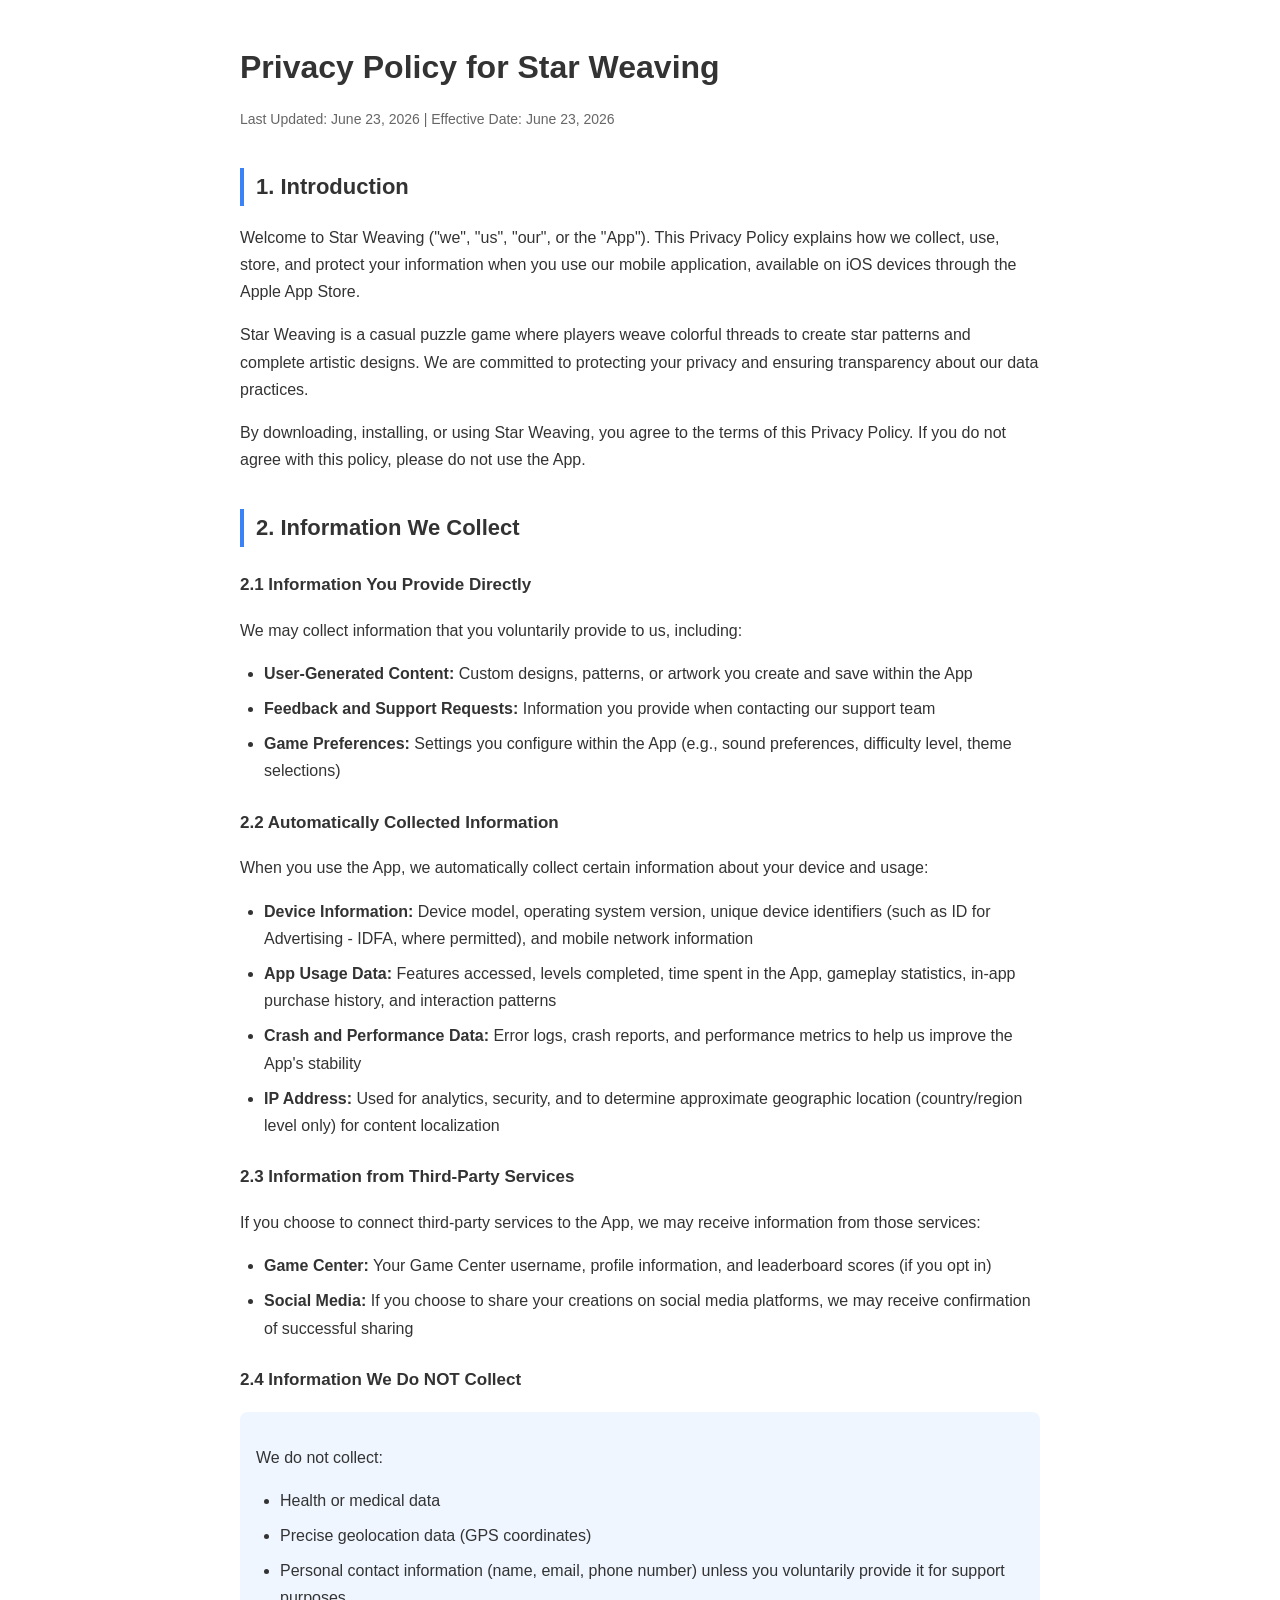
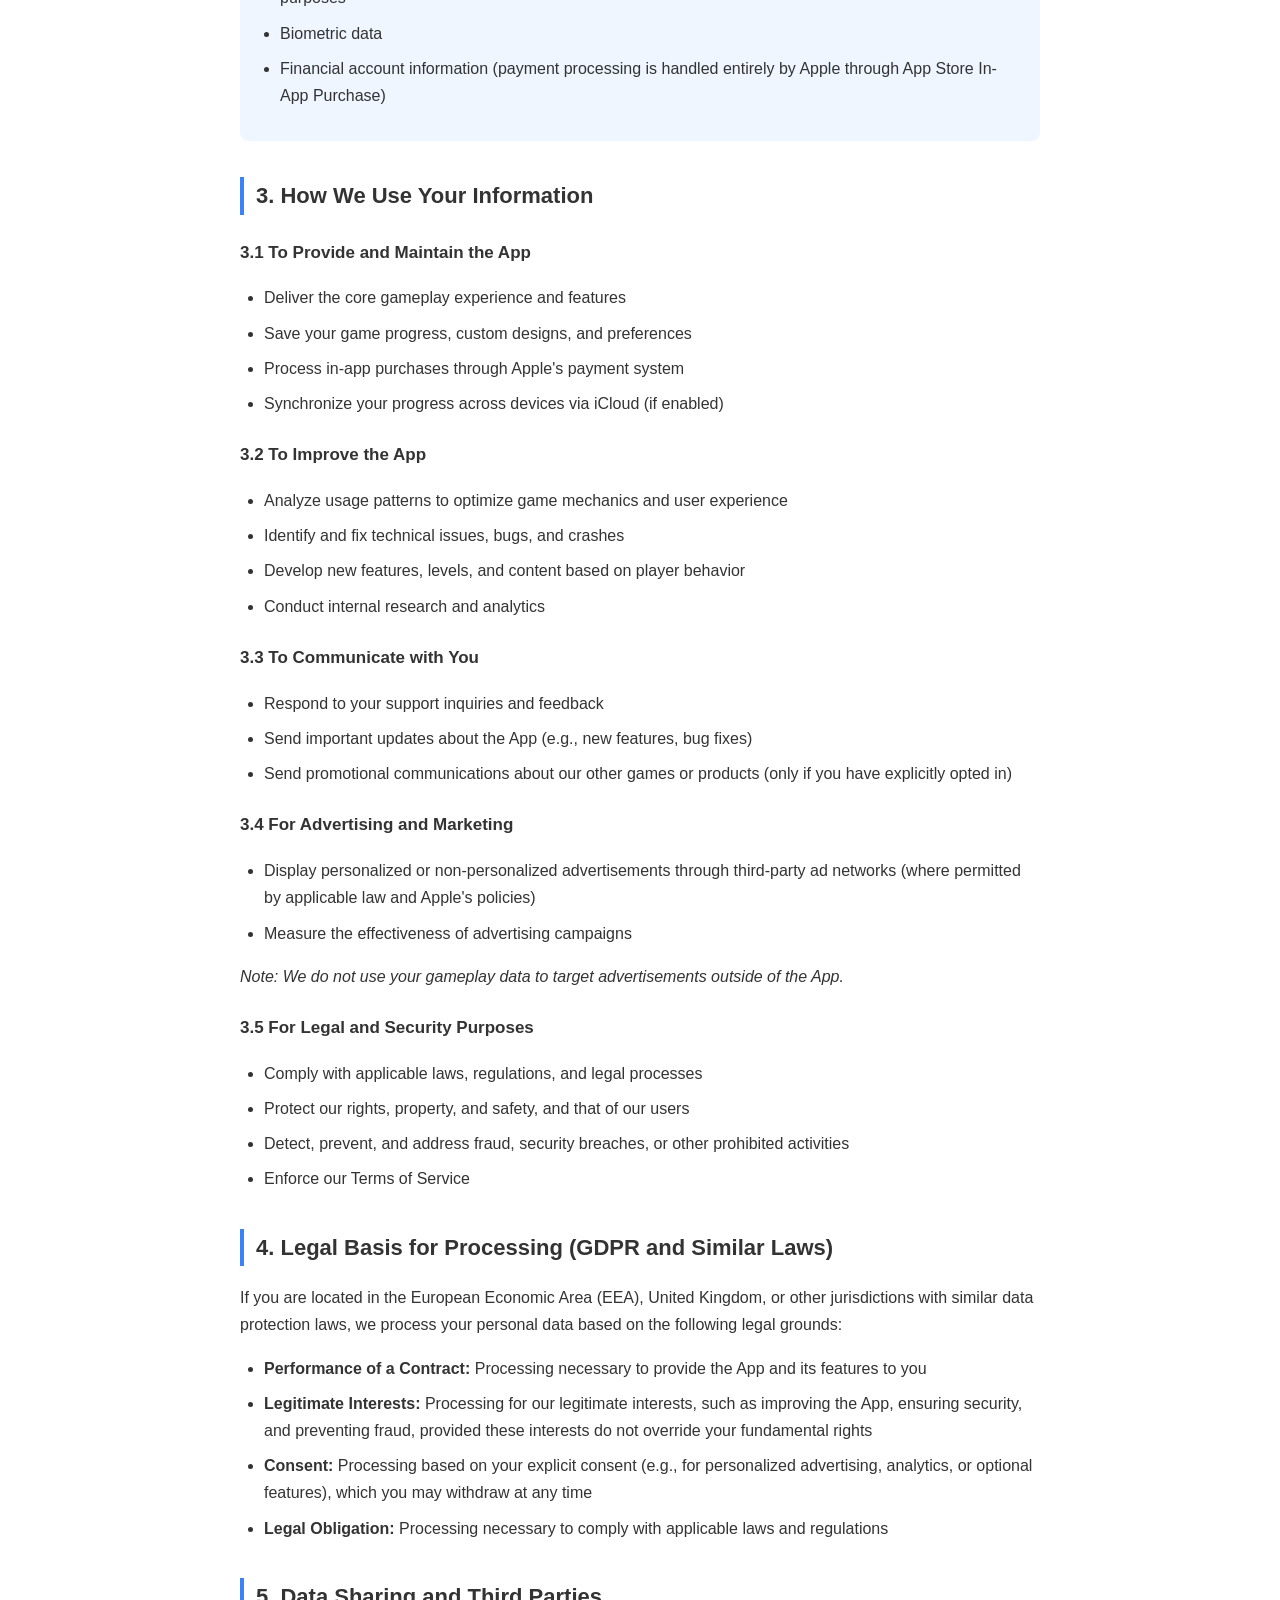
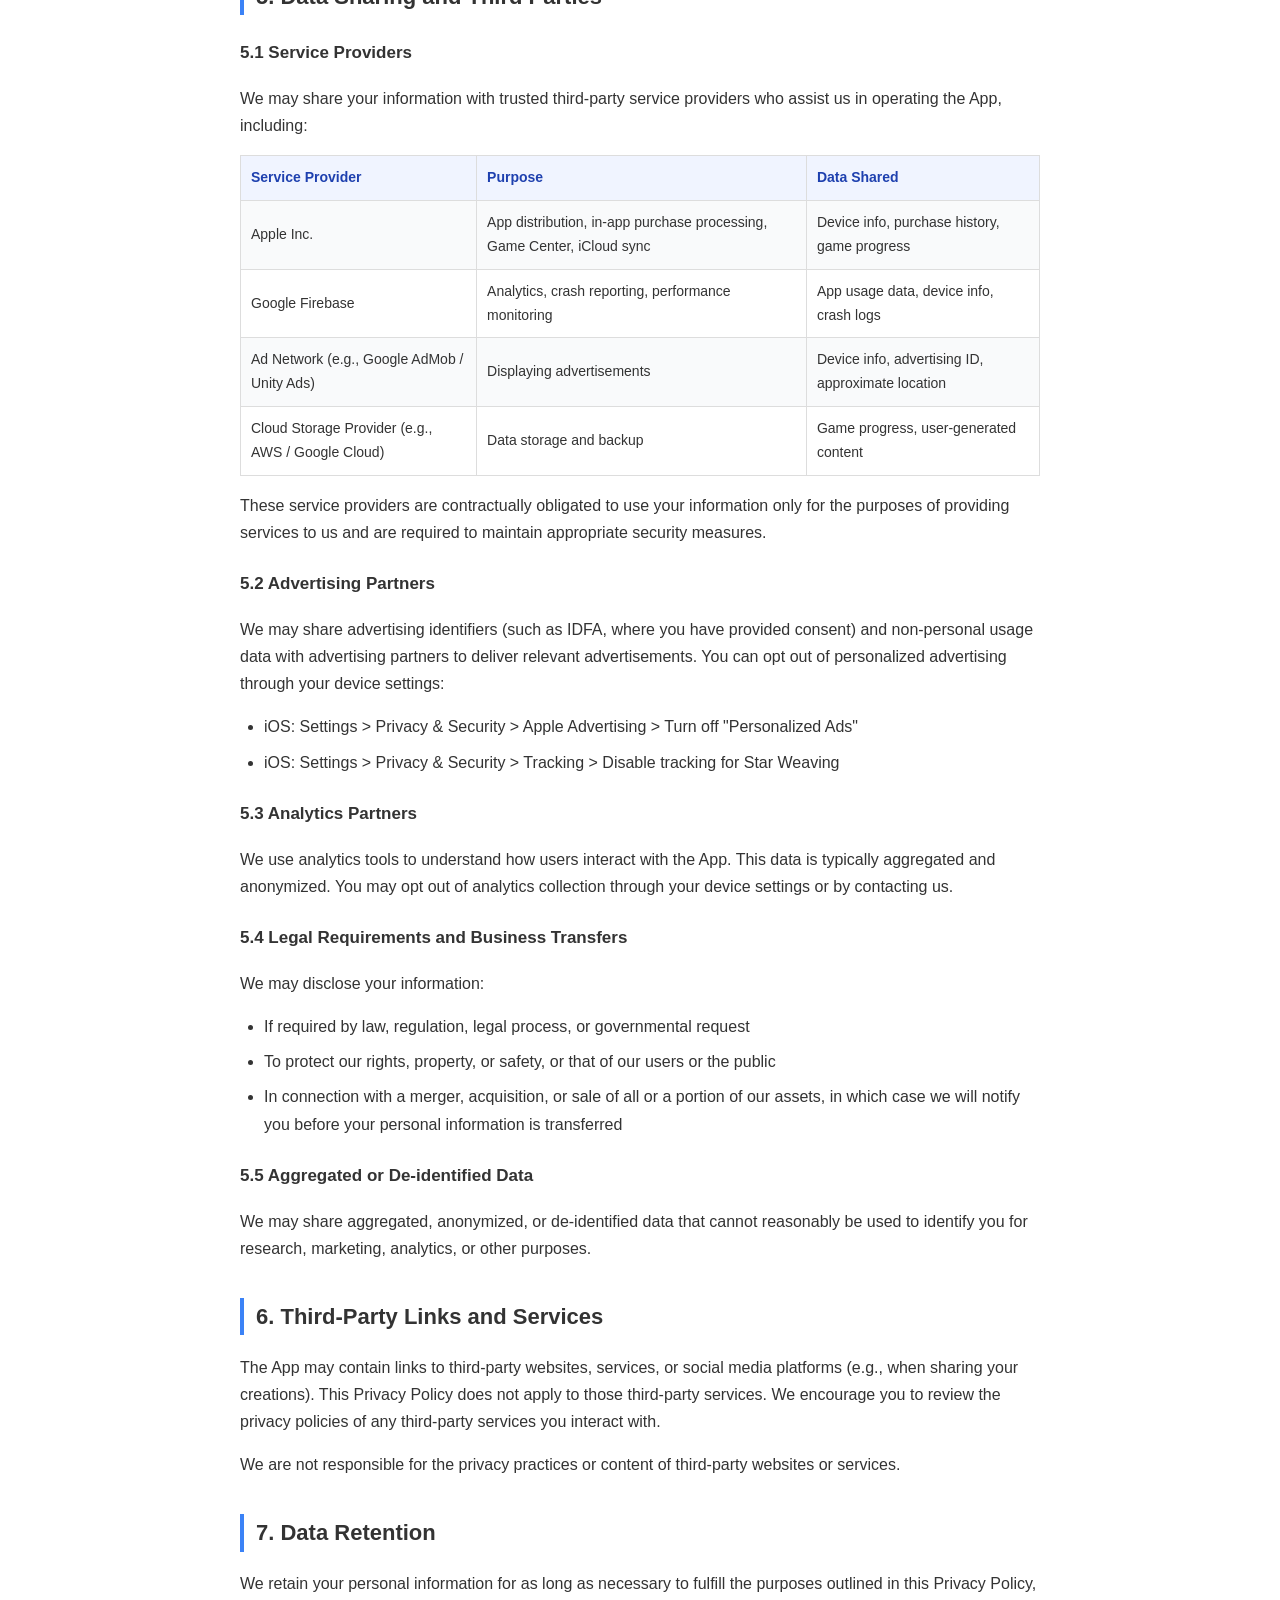
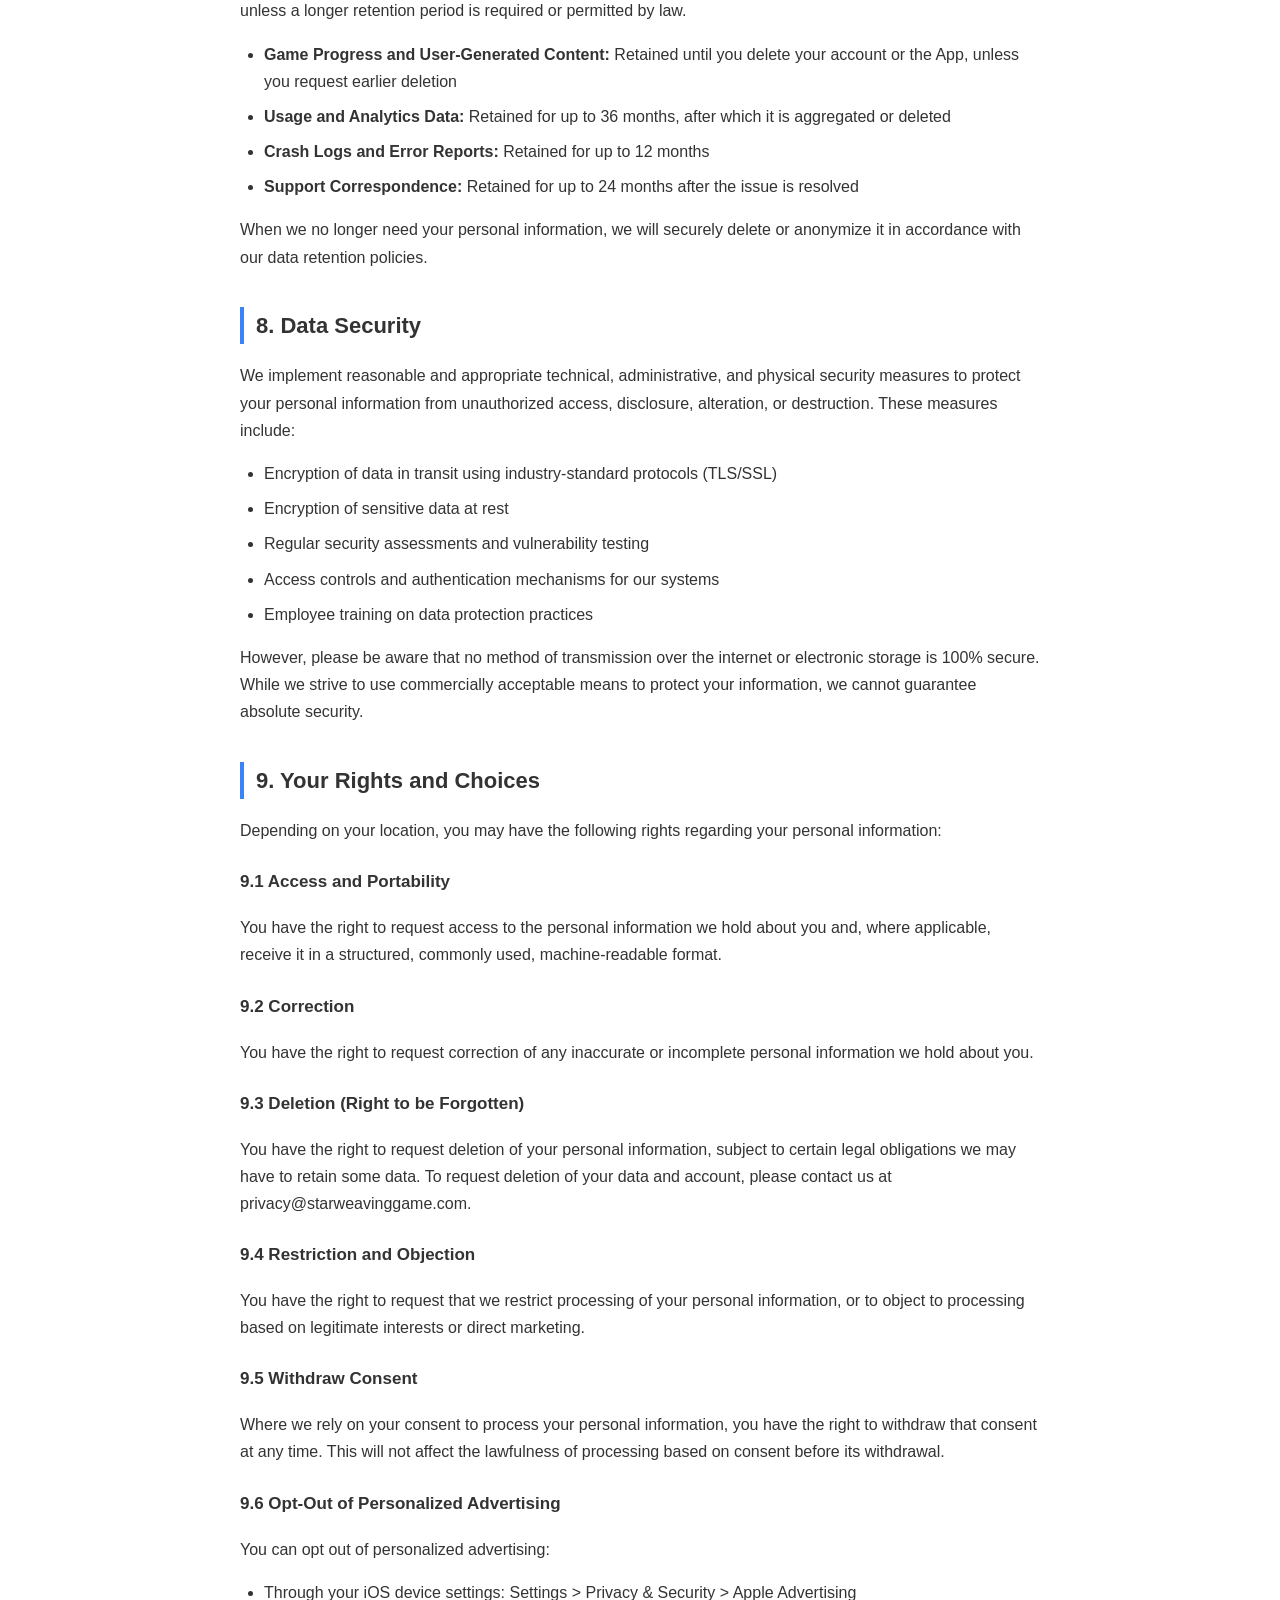
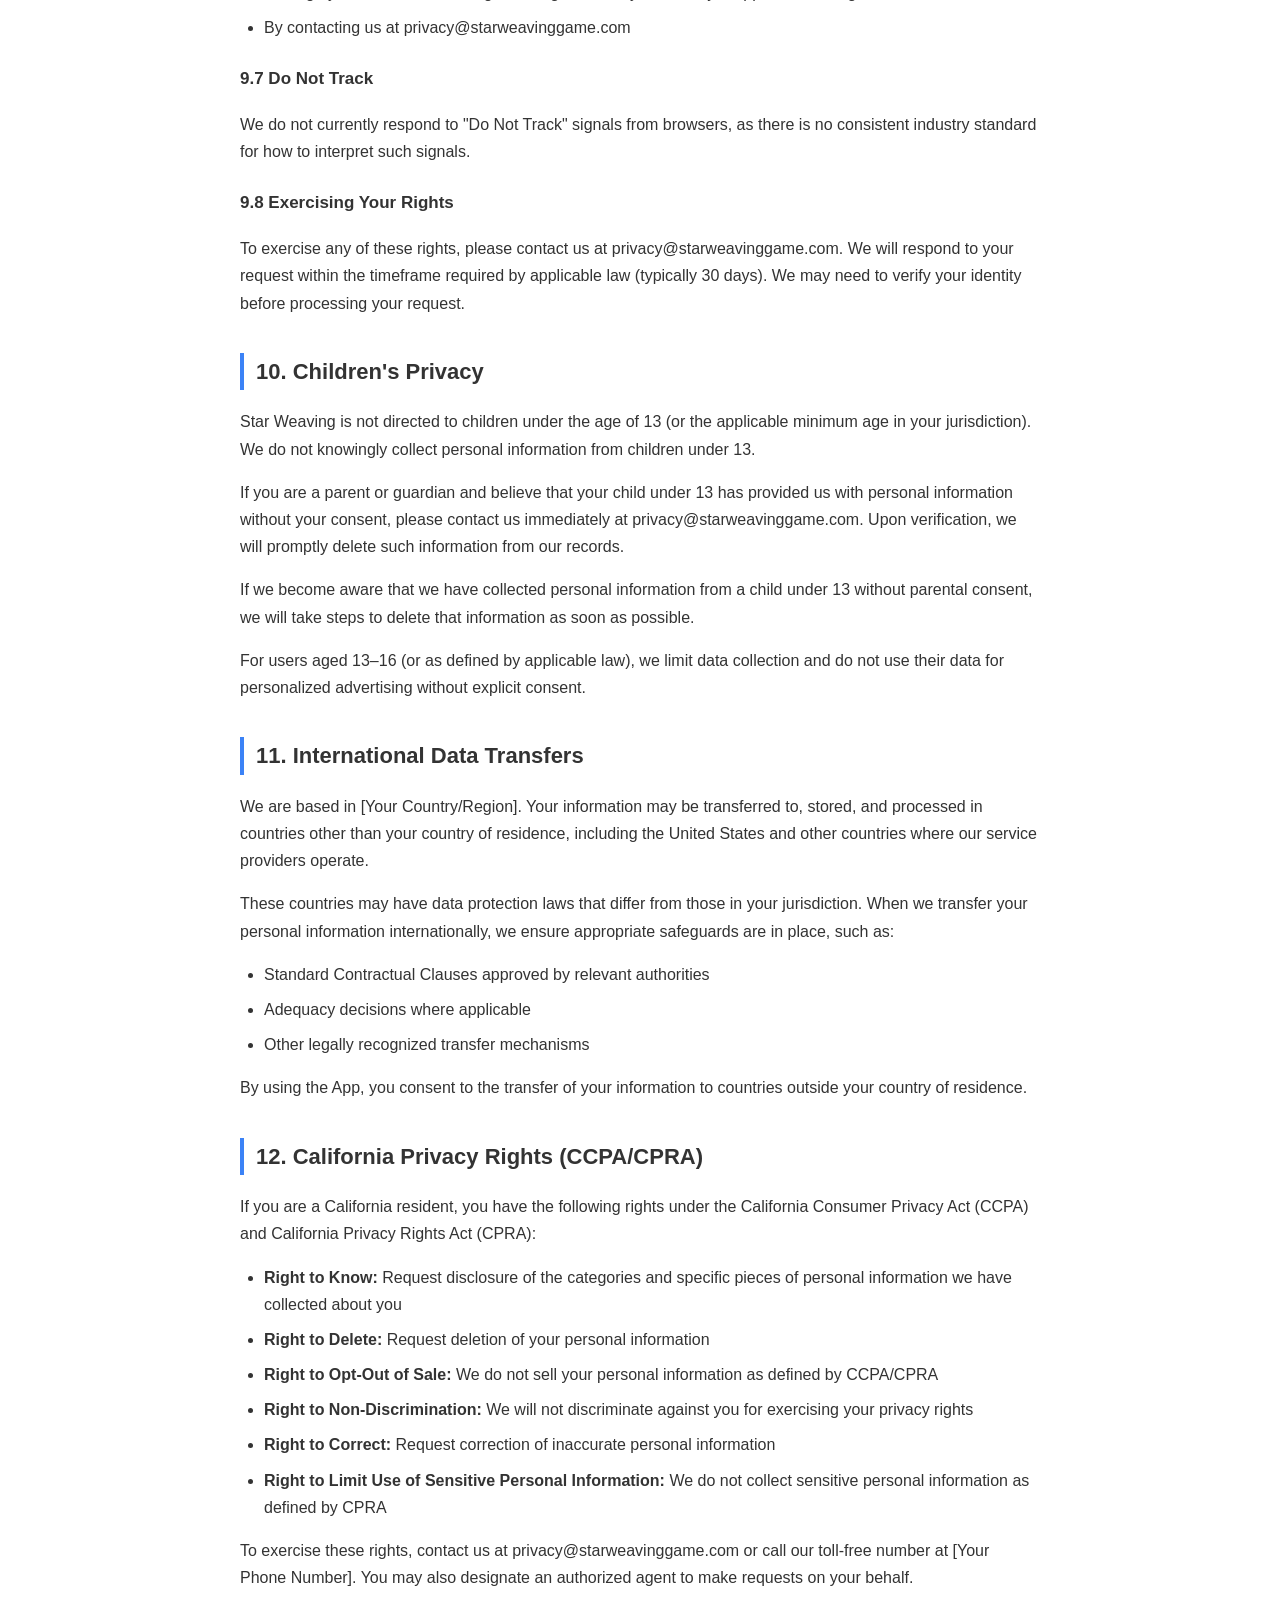
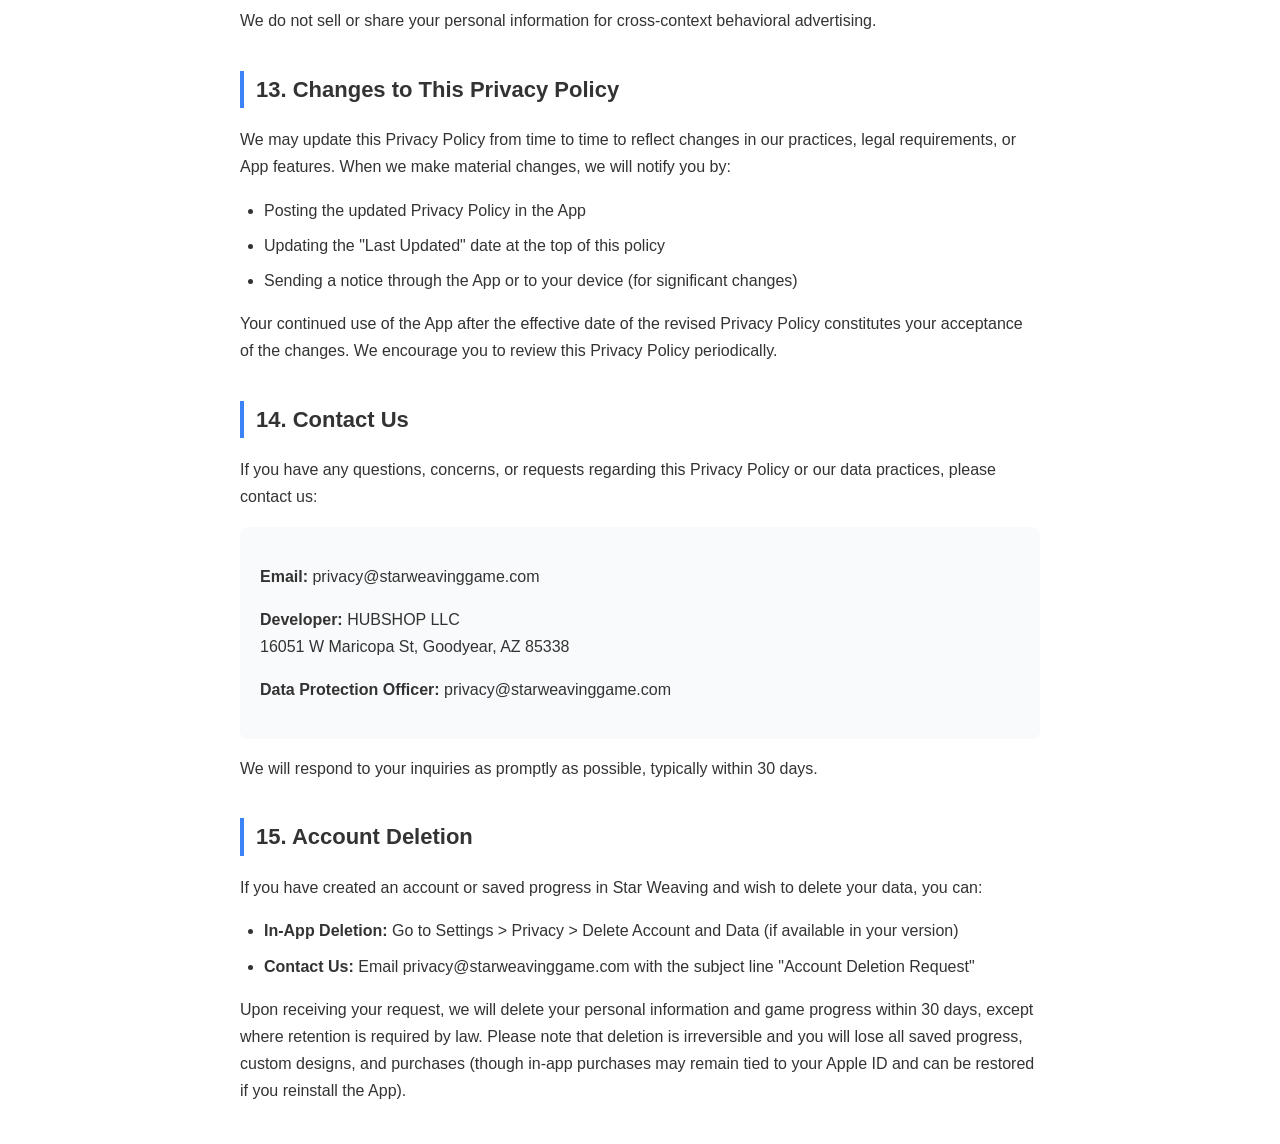
<file: privacy/index.html>
<!DOCTYPE html>
<html lang="en">
<head>
<meta charset="UTF-8">
<meta name="viewport" content="width=device-width, initial-scale=1.0">
<title>Privacy Policy - Star Weaving</title>
<style>
    body {
        font-family: -apple-system, BlinkMacSystemFont, "Segoe UI", Roboto, sans-serif;
        max-width: 800px;
        margin: 40px auto;
        padding: 0 20px;
        line-height: 1.7;
        color: #333;
        background: #fff;
    }
    h1 { font-size: 32px; margin-bottom: 8px; }
    h2 { font-size: 22px; margin-top: 36px; border-left: 4px solid #3b82f6; padding-left: 12px; }
    h3 { font-size: 17px; margin-top: 24px; }
    p, ul { margin-bottom: 16px; }
    ul { padding-left: 24px; }
    li { margin-bottom: 8px; }
    table { width: 100%; border-collapse: collapse; margin: 16px 0; font-size: 14px; }
    th, td { border: 1px solid #ddd; padding: 10px; text-align: left; }
    th { background: #f0f4ff; color: #1e40af; }
    tr:nth-child(even) { background: #f9fafb; }
    .note { background: #eff6ff; padding: 16px; border-radius: 8px; margin: 16px 0; }
    .contact { background: #f9fafb; padding: 20px; border-radius: 8px; margin: 16px 0; }
    .muted { color: #666; font-size: 14px; }
    a { color: #2563eb; }
</style>
</head>
<body>

<h1>Privacy Policy for Star Weaving</h1>
<p class="muted">Last Updated: June 23, 2026 | Effective Date: June 23, 2026</p>

<h2>1. Introduction</h2>
<p>Welcome to Star Weaving ("we", "us", "our", or the "App"). This Privacy Policy explains how we collect, use, store, and protect your information when you use our mobile application, available on iOS devices through the Apple App Store.</p>
<p>Star Weaving is a casual puzzle game where players weave colorful threads to create star patterns and complete artistic designs. We are committed to protecting your privacy and ensuring transparency about our data practices.</p>
<p>By downloading, installing, or using Star Weaving, you agree to the terms of this Privacy Policy. If you do not agree with this policy, please do not use the App.</p>

<h2>2. Information We Collect</h2>

<h3>2.1 Information You Provide Directly</h3>
<p>We may collect information that you voluntarily provide to us, including:</p>
<ul>
    <li><strong>User-Generated Content:</strong> Custom designs, patterns, or artwork you create and save within the App</li>
    <li><strong>Feedback and Support Requests:</strong> Information you provide when contacting our support team</li>
    <li><strong>Game Preferences:</strong> Settings you configure within the App (e.g., sound preferences, difficulty level, theme selections)</li>
</ul>

<h3>2.2 Automatically Collected Information</h3>
<p>When you use the App, we automatically collect certain information about your device and usage:</p>
<ul>
    <li><strong>Device Information:</strong> Device model, operating system version, unique device identifiers (such as ID for Advertising - IDFA, where permitted), and mobile network information</li>
    <li><strong>App Usage Data:</strong> Features accessed, levels completed, time spent in the App, gameplay statistics, in-app purchase history, and interaction patterns</li>
    <li><strong>Crash and Performance Data:</strong> Error logs, crash reports, and performance metrics to help us improve the App's stability</li>
    <li><strong>IP Address:</strong> Used for analytics, security, and to determine approximate geographic location (country/region level only) for content localization</li>
</ul>

<h3>2.3 Information from Third-Party Services</h3>
<p>If you choose to connect third-party services to the App, we may receive information from those services:</p>
<ul>
    <li><strong>Game Center:</strong> Your Game Center username, profile information, and leaderboard scores (if you opt in)</li>
    <li><strong>Social Media:</strong> If you choose to share your creations on social media platforms, we may receive confirmation of successful sharing</li>
</ul>

<h3>2.4 Information We Do NOT Collect</h3>
<div class="note">
    <p>We do not collect:</p>
    <ul>
        <li>Health or medical data</li>
        <li>Precise geolocation data (GPS coordinates)</li>
        <li>Personal contact information (name, email, phone number) unless you voluntarily provide it for support purposes</li>
        <li>Biometric data</li>
        <li>Financial account information (payment processing is handled entirely by Apple through App Store In-App Purchase)</li>
    </ul>
</div>

<h2>3. How We Use Your Information</h2>

<h3>3.1 To Provide and Maintain the App</h3>
<ul>
    <li>Deliver the core gameplay experience and features</li>
    <li>Save your game progress, custom designs, and preferences</li>
    <li>Process in-app purchases through Apple's payment system</li>
    <li>Synchronize your progress across devices via iCloud (if enabled)</li>
</ul>

<h3>3.2 To Improve the App</h3>
<ul>
    <li>Analyze usage patterns to optimize game mechanics and user experience</li>
    <li>Identify and fix technical issues, bugs, and crashes</li>
    <li>Develop new features, levels, and content based on player behavior</li>
    <li>Conduct internal research and analytics</li>
</ul>

<h3>3.3 To Communicate with You</h3>
<ul>
    <li>Respond to your support inquiries and feedback</li>
    <li>Send important updates about the App (e.g., new features, bug fixes)</li>
    <li>Send promotional communications about our other games or products (only if you have explicitly opted in)</li>
</ul>

<h3>3.4 For Advertising and Marketing</h3>
<ul>
    <li>Display personalized or non-personalized advertisements through third-party ad networks (where permitted by applicable law and Apple's policies)</li>
    <li>Measure the effectiveness of advertising campaigns</li>
</ul>
<p><em>Note: We do not use your gameplay data to target advertisements outside of the App.</em></p>

<h3>3.5 For Legal and Security Purposes</h3>
<ul>
    <li>Comply with applicable laws, regulations, and legal processes</li>
    <li>Protect our rights, property, and safety, and that of our users</li>
    <li>Detect, prevent, and address fraud, security breaches, or other prohibited activities</li>
    <li>Enforce our Terms of Service</li>
</ul>

<h2>4. Legal Basis for Processing (GDPR and Similar Laws)</h2>
<p>If you are located in the European Economic Area (EEA), United Kingdom, or other jurisdictions with similar data protection laws, we process your personal data based on the following legal grounds:</p>
<ul>
    <li><strong>Performance of a Contract:</strong> Processing necessary to provide the App and its features to you</li>
    <li><strong>Legitimate Interests:</strong> Processing for our legitimate interests, such as improving the App, ensuring security, and preventing fraud, provided these interests do not override your fundamental rights</li>
    <li><strong>Consent:</strong> Processing based on your explicit consent (e.g., for personalized advertising, analytics, or optional features), which you may withdraw at any time</li>
    <li><strong>Legal Obligation:</strong> Processing necessary to comply with applicable laws and regulations</li>
</ul>

<h2>5. Data Sharing and Third Parties</h2>

<h3>5.1 Service Providers</h3>
<p>We may share your information with trusted third-party service providers who assist us in operating the App, including:</p>
<table>
    <tr>
        <th>Service Provider</th>
        <th>Purpose</th>
        <th>Data Shared</th>
    </tr>
    <tr>
        <td>Apple Inc.</td>
        <td>App distribution, in-app purchase processing, Game Center, iCloud sync</td>
        <td>Device info, purchase history, game progress</td>
    </tr>
    <tr>
        <td>Google Firebase</td>
        <td>Analytics, crash reporting, performance monitoring</td>
        <td>App usage data, device info, crash logs</td>
    </tr>
    <tr>
        <td>Ad Network (e.g., Google AdMob / Unity Ads)</td>
        <td>Displaying advertisements</td>
        <td>Device info, advertising ID, approximate location</td>
    </tr>
    <tr>
        <td>Cloud Storage Provider (e.g., AWS / Google Cloud)</td>
        <td>Data storage and backup</td>
        <td>Game progress, user-generated content</td>
    </tr>
</table>
<p>These service providers are contractually obligated to use your information only for the purposes of providing services to us and are required to maintain appropriate security measures.</p>

<h3>5.2 Advertising Partners</h3>
<p>We may share advertising identifiers (such as IDFA, where you have provided consent) and non-personal usage data with advertising partners to deliver relevant advertisements. You can opt out of personalized advertising through your device settings:</p>
<ul>
    <li>iOS: Settings > Privacy & Security > Apple Advertising > Turn off "Personalized Ads"</li>
    <li>iOS: Settings > Privacy & Security > Tracking > Disable tracking for Star Weaving</li>
</ul>

<h3>5.3 Analytics Partners</h3>
<p>We use analytics tools to understand how users interact with the App. This data is typically aggregated and anonymized. You may opt out of analytics collection through your device settings or by contacting us.</p>

<h3>5.4 Legal Requirements and Business Transfers</h3>
<p>We may disclose your information:</p>
<ul>
    <li>If required by law, regulation, legal process, or governmental request</li>
    <li>To protect our rights, property, or safety, or that of our users or the public</li>
    <li>In connection with a merger, acquisition, or sale of all or a portion of our assets, in which case we will notify you before your personal information is transferred</li>
</ul>

<h3>5.5 Aggregated or De-identified Data</h3>
<p>We may share aggregated, anonymized, or de-identified data that cannot reasonably be used to identify you for research, marketing, analytics, or other purposes.</p>

<h2>6. Third-Party Links and Services</h2>
<p>The App may contain links to third-party websites, services, or social media platforms (e.g., when sharing your creations). This Privacy Policy does not apply to those third-party services. We encourage you to review the privacy policies of any third-party services you interact with.</p>
<p>We are not responsible for the privacy practices or content of third-party websites or services.</p>

<h2>7. Data Retention</h2>
<p>We retain your personal information for as long as necessary to fulfill the purposes outlined in this Privacy Policy, unless a longer retention period is required or permitted by law.</p>
<ul>
    <li><strong>Game Progress and User-Generated Content:</strong> Retained until you delete your account or the App, unless you request earlier deletion</li>
    <li><strong>Usage and Analytics Data:</strong> Retained for up to 36 months, after which it is aggregated or deleted</li>
    <li><strong>Crash Logs and Error Reports:</strong> Retained for up to 12 months</li>
    <li><strong>Support Correspondence:</strong> Retained for up to 24 months after the issue is resolved</li>
</ul>
<p>When we no longer need your personal information, we will securely delete or anonymize it in accordance with our data retention policies.</p>

<h2>8. Data Security</h2>
<p>We implement reasonable and appropriate technical, administrative, and physical security measures to protect your personal information from unauthorized access, disclosure, alteration, or destruction. These measures include:</p>
<ul>
    <li>Encryption of data in transit using industry-standard protocols (TLS/SSL)</li>
    <li>Encryption of sensitive data at rest</li>
    <li>Regular security assessments and vulnerability testing</li>
    <li>Access controls and authentication mechanisms for our systems</li>
    <li>Employee training on data protection practices</li>
</ul>
<p>However, please be aware that no method of transmission over the internet or electronic storage is 100% secure. While we strive to use commercially acceptable means to protect your information, we cannot guarantee absolute security.</p>

<h2>9. Your Rights and Choices</h2>
<p>Depending on your location, you may have the following rights regarding your personal information:</p>

<h3>9.1 Access and Portability</h3>
<p>You have the right to request access to the personal information we hold about you and, where applicable, receive it in a structured, commonly used, machine-readable format.</p>

<h3>9.2 Correction</h3>
<p>You have the right to request correction of any inaccurate or incomplete personal information we hold about you.</p>

<h3>9.3 Deletion (Right to be Forgotten)</h3>
<p>You have the right to request deletion of your personal information, subject to certain legal obligations we may have to retain some data. To request deletion of your data and account, please contact us at privacy@starweavinggame.com.</p>

<h3>9.4 Restriction and Objection</h3>
<p>You have the right to request that we restrict processing of your personal information, or to object to processing based on legitimate interests or direct marketing.</p>

<h3>9.5 Withdraw Consent</h3>
<p>Where we rely on your consent to process your personal information, you have the right to withdraw that consent at any time. This will not affect the lawfulness of processing based on consent before its withdrawal.</p>

<h3>9.6 Opt-Out of Personalized Advertising</h3>
<p>You can opt out of personalized advertising:</p>
<ul>
    <li>Through your iOS device settings: Settings > Privacy & Security > Apple Advertising</li>
    <li>By contacting us at privacy@starweavinggame.com</li>
</ul>

<h3>9.7 Do Not Track</h3>
<p>We do not currently respond to "Do Not Track" signals from browsers, as there is no consistent industry standard for how to interpret such signals.</p>

<h3>9.8 Exercising Your Rights</h3>
<p>To exercise any of these rights, please contact us at privacy@starweavinggame.com. We will respond to your request within the timeframe required by applicable law (typically 30 days). We may need to verify your identity before processing your request.</p>

<h2>10. Children's Privacy</h2>
<p>Star Weaving is not directed to children under the age of 13 (or the applicable minimum age in your jurisdiction). We do not knowingly collect personal information from children under 13.</p>
<p>If you are a parent or guardian and believe that your child under 13 has provided us with personal information without your consent, please contact us immediately at privacy@starweavinggame.com. Upon verification, we will promptly delete such information from our records.</p>
<p>If we become aware that we have collected personal information from a child under 13 without parental consent, we will take steps to delete that information as soon as possible.</p>
<p>For users aged 13–16 (or as defined by applicable law), we limit data collection and do not use their data for personalized advertising without explicit consent.</p>

<h2>11. International Data Transfers</h2>
<p>We are based in [Your Country/Region]. Your information may be transferred to, stored, and processed in countries other than your country of residence, including the United States and other countries where our service providers operate.</p>
<p>These countries may have data protection laws that differ from those in your jurisdiction. When we transfer your personal information internationally, we ensure appropriate safeguards are in place, such as:</p>
<ul>
    <li>Standard Contractual Clauses approved by relevant authorities</li>
    <li>Adequacy decisions where applicable</li>
    <li>Other legally recognized transfer mechanisms</li>
</ul>
<p>By using the App, you consent to the transfer of your information to countries outside your country of residence.</p>

<h2>12. California Privacy Rights (CCPA/CPRA)</h2>
<p>If you are a California resident, you have the following rights under the California Consumer Privacy Act (CCPA) and California Privacy Rights Act (CPRA):</p>
<ul>
    <li><strong>Right to Know:</strong> Request disclosure of the categories and specific pieces of personal information we have collected about you</li>
    <li><strong>Right to Delete:</strong> Request deletion of your personal information</li>
    <li><strong>Right to Opt-Out of Sale:</strong> We do not sell your personal information as defined by CCPA/CPRA</li>
    <li><strong>Right to Non-Discrimination:</strong> We will not discriminate against you for exercising your privacy rights</li>
    <li><strong>Right to Correct:</strong> Request correction of inaccurate personal information</li>
    <li><strong>Right to Limit Use of Sensitive Personal Information:</strong> We do not collect sensitive personal information as defined by CPRA</li>
</ul>
<p>To exercise these rights, contact us at privacy@starweavinggame.com or call our toll-free number at [Your Phone Number]. You may also designate an authorized agent to make requests on your behalf.</p>
<p>We do not sell or share your personal information for cross-context behavioral advertising.</p>

<h2>13. Changes to This Privacy Policy</h2>
<p>We may update this Privacy Policy from time to time to reflect changes in our practices, legal requirements, or App features. When we make material changes, we will notify you by:</p>
<ul>
    <li>Posting the updated Privacy Policy in the App</li>
    <li>Updating the "Last Updated" date at the top of this policy</li>
    <li>Sending a notice through the App or to your device (for significant changes)</li>
</ul>
<p>Your continued use of the App after the effective date of the revised Privacy Policy constitutes your acceptance of the changes. We encourage you to review this Privacy Policy periodically.</p>

<h2>14. Contact Us</h2>
<p>If you have any questions, concerns, or requests regarding this Privacy Policy or our data practices, please contact us:</p>

<div class="contact">
    <p><strong>Email:</strong> privacy@starweavinggame.com</p>
    <p><strong>Developer:</strong> HUBSHOP LLC<br>
    16051 W Maricopa St, Goodyear, AZ 85338</p>
    <p><strong>Data Protection Officer:</strong> privacy@starweavinggame.com</p>
</div>

<p>We will respond to your inquiries as promptly as possible, typically within 30 days.</p>

<h2>15. Account Deletion</h2>
<p>If you have created an account or saved progress in Star Weaving and wish to delete your data, you can:</p>
<ul>
    <li><strong>In-App Deletion:</strong> Go to Settings > Privacy > Delete Account and Data (if available in your version)</li>
    <li><strong>Contact Us:</strong> Email privacy@starweavinggame.com with the subject line "Account Deletion Request"</li>
</ul>
<p>Upon receiving your request, we will delete your personal information and game progress within 30 days, except where retention is required by law. Please note that deletion is irreversible and you will lose all saved progress, custom designs, and purchases (though in-app purchases may remain tied to your Apple ID and can be restored if you reinstall the App).</p>

</body>
</html>
</file>
